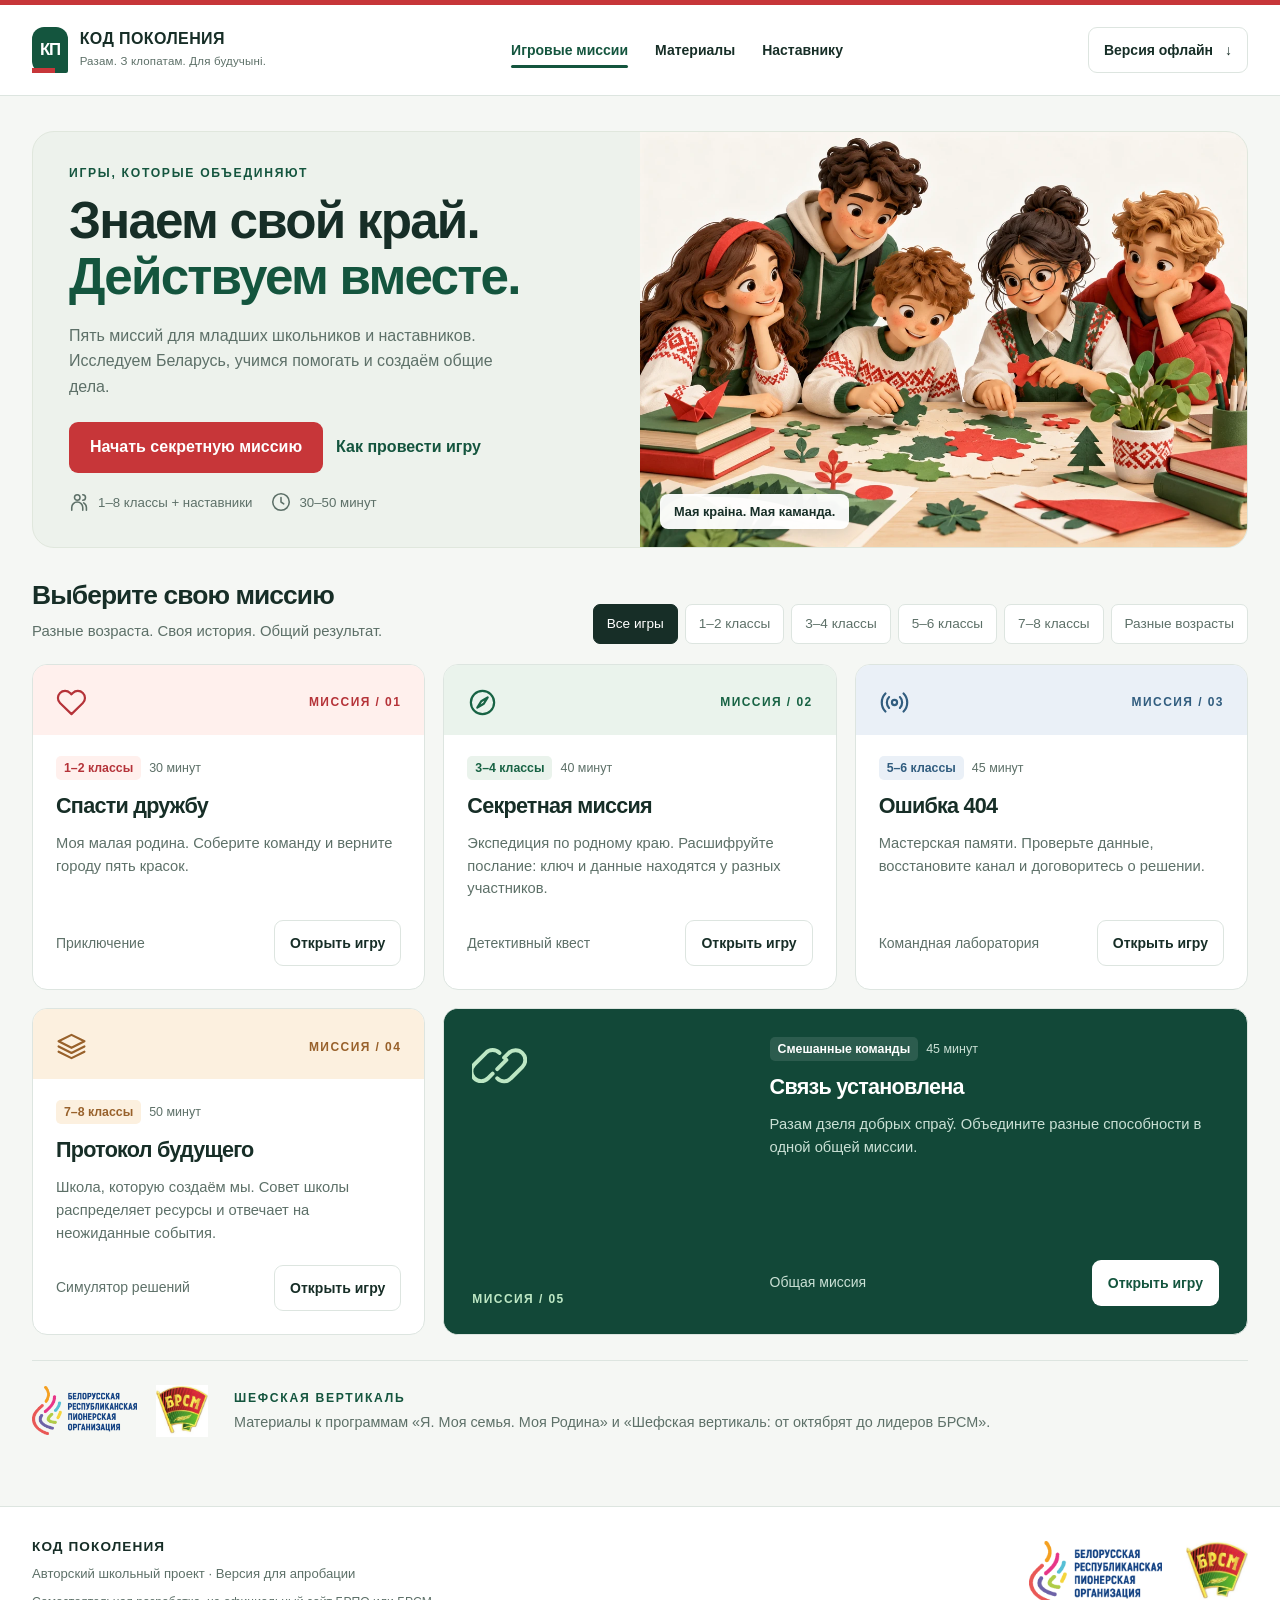
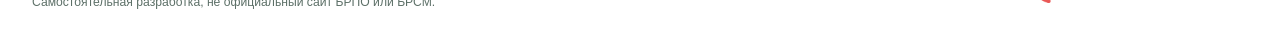
<file: index.html>
<!doctype html><html lang="ru"><head><meta charset="utf-8"><meta name="viewport" content="width=device-width, initial-scale=1"><meta name="theme-color" content="#124838"><title>Код поколения — вместе для Беларуси</title><meta name="description" content="Пять командных игр о родном крае, взаимопомощи и школьном наставничестве. Интерактивные задания, карточки и руководство ведущего."><link rel="icon" href="favicon.svg"><link rel="stylesheet" href="styles.css"></head><body><a class="skip" href="#main">К содержанию</a><header class="header"><div class="header-inner"><a class="brand" href="#games" aria-label="Код поколения — главная"><span class="brand-mark">КП<span></span></span><span>КОД ПОКОЛЕНИЯ<small>Разам. З клопатам. Для будучыні.</small></span></a><nav aria-label="Главная навигация"><a href="#games" data-nav="games">Игровые миссии</a><a href="#materials" data-nav="materials">Материалы</a><a href="#mentor" data-nav="mentor">Наставнику</a></nav><button class="button small ghost" onclick="downloadOffline()">Версия офлайн <span aria-hidden="true">↓</span></button></div></header><main id="main" tabindex="-1"></main><footer><div class="footer-inner"><div><strong>КОД ПОКОЛЕНИЯ</strong><p>Авторский школьный проект · Версия для апробации</p><small>Самостоятельная разработка, не официальный сайт БРПО или БРСМ.</small></div><div class="official"><a href="https://brpo.by/" target="_blank" rel="noopener"><img src="assets/brpo.png" alt="БРПО — официальный сайт"></a><a href="https://brsm.by/ru/simvolika-ru/" target="_blank" rel="noopener"><img src="assets/brsm.jpg" alt="БРСМ — источник символики"></a></div></div></footer><div id="toast" role="status" aria-live="polite"></div><dialog id="dialog"><div id="dialogContent"></div></dialog><script src="data.js"></script><script src="app.js"></script></body></html>
</file>
<file: styles.css>
:root{--ink:#172e27;--muted:#5d7068;--green:#14553e;--red:#c73639;--line:#dde5e0;--paper:#f5f7f4;--white:#fff;font-family:Inter,'Segoe UI',Arial,sans-serif;font-size:16px;color:var(--ink);background:var(--paper);font-synthesis:none}*{box-sizing:border-box}body{margin:0}button,input,textarea,select{font:inherit}button,a,input,select,textarea{-webkit-tap-highlight-color:transparent}button{cursor:pointer}a{color:inherit;text-decoration:none}button:focus-visible,a:focus-visible,input:focus-visible,textarea:focus-visible,select:focus-visible{outline:3px solid #cc733b;outline-offset:4px}button:disabled{cursor:default;opacity:.45}h1,h2,h3,p{margin:0}h1,h2,h3{letter-spacing:-.035em}h1{font-size:clamp(2.2rem,4vw,3.5rem);line-height:1.09}h2{font-size:1.65rem;line-height:1.2}h3{font-size:1.25rem;line-height:1.3}p{line-height:1.6;color:var(--muted)}small,.small-text{font-size:.875rem;line-height:1.5}.header{background:#fff;border-top:5px solid var(--red);border-bottom:1px solid var(--line)}.header-inner{max-width:1350px;margin:auto;padding:22px 32px;display:flex;align-items:center;justify-content:space-between;gap:25px}.brand{display:flex;align-items:center;gap:12px;font-weight:850;letter-spacing:.025em;font-size:1rem;white-space:nowrap}.brand small{display:block;font-size:.72rem;font-weight:500;color:var(--muted);margin-top:5px;letter-spacing:.015em}.brand-mark{position:relative;background:var(--green);color:#fff;border-radius:12px 12px 2px 12px;padding:13px 8px;font-size:1.05rem;letter-spacing:-.08em}.brand-mark span{position:absolute;height:5px;background:var(--red);bottom:0;left:0;width:65%}nav{display:flex;gap:27px;font-size:.875rem;font-weight:650}nav a{padding:10px 0;position:relative}nav a.active{color:var(--green)}nav a.active:after{content:'';position:absolute;bottom:0;left:0;right:0;height:3px;background:var(--green);border-radius:5px}.button{display:inline-flex;justify-content:center;align-items:center;gap:12px;border:1px solid transparent;border-radius:9px;background:var(--green);color:white;padding:14px 20px;font-weight:650;line-height:1.3;min-height:46px;transition:transform .15s,background .15s}.button:hover{background:#0a3d2b;transform:translateY(-1px)}.button.small{font-size:.875rem;padding:10px 15px}.button.ghost{background:white;border-color:var(--line);color:var(--ink)}.button.ghost:hover{background:#edf3ee}.button.red{background:var(--red)}.button.light{background:#fff;color:var(--green)}.button.text{padding:8px 0;min-height:auto;background:none;color:var(--green)}.button.active{background:var(--green);color:#fff}.icon{width:22px;height:22px;display:inline-block;vertical-align:middle;flex:none}main{max-width:1286px;margin:0 auto;padding:35px 32px 65px;min-height:70vh}.overline{font-size:.76rem;font-weight:750;text-transform:uppercase;letter-spacing:.14em;color:var(--green);display:block;margin-bottom:13px}.breadcrumbs{font-size:.875rem;color:var(--muted);display:flex;gap:10px;margin:0 0 25px;flex-wrap:wrap}.hero{display:grid;grid-template-columns:1fr 1fr;background:#edf2ec;border-radius:22px;overflow:hidden;border:1px solid #e0e7dd;min-height:320px}.hero-copy{padding:34px 36px;z-index:1;display:flex;flex-direction:column;justify-content:center}.hero h1 span{color:var(--green)}.hero p{max-width:450px;margin:18px 0 23px;font-size:1rem}.hero-art{position:relative;min-height:310px;background:#eeeae1}.hero-art img{width:100%;height:100%;object-fit:cover;position:absolute;inset:0}.hero-label{position:absolute;bottom:18px;left:20px;background:#fffffff2;border-radius:8px;padding:10px 14px;font-size:.8rem;font-weight:650;box-shadow:0 3px 15px #1232}.hero-actions,.actions{display:flex;gap:12px;align-items:center;flex-wrap:wrap}.meta-row{display:flex;gap:18px;flex-wrap:wrap;align-items:center;margin-top:18px;font-size:.83rem;color:var(--muted)}.meta-row span{display:inline-flex;gap:7px;align-items:center}.section-head{display:flex;justify-content:space-between;gap:18px;align-items:end;margin:32px 0 20px}.section-head p{font-size:.93rem;margin-top:8px}.filters{display:flex;gap:7px;flex-wrap:wrap}.filter{font-size:.85rem;min-height:40px;padding:9px 13px;border:1px solid var(--line);background:#fff;color:var(--muted);border-radius:7px}.filter.active{background:var(--ink);color:#fff;border-color:var(--ink)}.mission-grid{display:grid;grid-template-columns:repeat(3,minmax(0,1fr));gap:18px}.mission-card{background:#fff;border:1px solid var(--line);border-radius:15px;overflow:hidden;display:flex;flex-direction:column;transition:transform .2s,box-shadow .2s}.mission-card:hover{transform:translateY(-3px);box-shadow:0 12px 24px #1733270c}.card-top{padding:22px 23px 17px;background:var(--tint,#eaf1eb);display:flex;justify-content:space-between;align-items:center;color:var(--accent,var(--green))}.card-top .icon{width:31px;height:31px}.card-number{font-size:.75rem;font-weight:750;letter-spacing:.12em}.red{--accent:#b53339;--tint:#fff0ed}.green{--accent:#186344;--tint:#eaf3ec}.blue{--accent:#315d7f;--tint:#eaf0f7}.orange{--accent:#98612b;--tint:#fcf0df}.card-body{padding:21px 23px 23px;display:flex;flex-direction:column;flex:1;gap:12px}.card-body h3{font-size:1.35rem}.card-body p{font-size:.92rem;line-height:1.55;flex:1}.card-tags{display:flex;gap:8px;align-items:center;font-size:.78rem;color:var(--muted)}.pill{display:inline-flex;align-items:center;gap:5px;border-radius:5px;padding:5px 8px;background:var(--tint,#eef3ed);color:var(--accent,var(--green));font-size:.77rem;font-weight:700}.card-action{display:flex;justify-content:space-between;align-items:center;margin-top:8px;gap:8px}.card-action small{color:var(--muted)}.card-wide{grid-column:span 2;display:grid;grid-template-columns:1fr 1.7fr;background:#124838;color:#fff}.card-wide .card-top{background:#124838;color:#bde7c4;flex-direction:column;align-items:flex-start;justify-content:space-between;padding:28px}.card-wide .card-top .icon{width:55px;height:55px}.card-wide .card-body{padding:28px}.card-wide p,.card-wide small,.card-wide .card-tags{color:#cae0d5}.card-wide .pill{background:#ffffff1c;color:#fff}.program-strip{display:flex;gap:25px;align-items:center;padding:24px 0 0;margin-top:25px;border-top:1px solid var(--line)}.program-strip .label{font-size:.8rem;color:var(--muted);min-width:125px}.program-strip p{font-size:.9rem}.logos{display:flex;gap:18px;align-items:center}.logos img{object-fit:contain;width:105px;max-height:52px}.logos img.brsm{width:54px}.page-title{margin:0 0 26px}.page-title p{margin-top:14px;max-width:750px}.two-col{display:grid;grid-template-columns:minmax(0,1fr) 330px;gap:24px;align-items:start}.panel{background:#fff;border:1px solid var(--line);border-radius:15px;padding:27px}.panel h2,.panel h3{margin-bottom:15px}.panel p+p{margin-top:14px}.stack{display:grid;gap:18px}.checklist{padding:0;list-style:none;display:grid;gap:18px;margin:20px 0}.checklist li{display:flex;align-items:start;gap:12px;color:var(--muted);line-height:1.5}.checklist b{color:var(--green);background:#edf5ef;border-radius:6px;padding:4px 9px}.field{display:block;font-size:.875rem;font-weight:650;margin:18px 0 9px}input[type=text],textarea,select{width:100%;padding:13px 14px;border:1px solid #becbc3;border-radius:8px;color:var(--ink);background:#fff;line-height:1.4}textarea{min-height:100px;resize:vertical}input[type=checkbox]{accent-color:var(--green);width:18px;height:18px;flex:none}.field-hint{font-size:.83rem;margin-top:8px}.setup-banner{padding:20px;background:#edf3ed;border-radius:10px;margin:20px 0}.setup-banner p{font-size:.92rem}.step-list{list-style:none;padding:0;margin:0}.step-list li{display:flex;gap:12px;align-items:center;padding:15px 0;border-bottom:1px solid var(--line);font-size:.9rem}.step-list li:last-child{border:0}.step-list span{font-variant-numeric:tabular-nums;color:#73857a;font-size:.8rem}.step-list small{margin-left:auto;color:var(--muted);white-space:nowrap}.session-bar{display:flex;justify-content:space-between;align-items:center;gap:16px;margin-bottom:25px}.session-name{font-size:.9rem;color:var(--muted)}.session-layout{display:grid;grid-template-columns:240px minmax(0,1fr);gap:24px}.rail{display:flex;flex-direction:column;gap:22px}.rail ol{padding:0;list-style:none}.rail li{display:flex;align-items:center;gap:11px;padding:13px 10px;font-size:.875rem;color:#6a7e73;border-radius:8px;margin-bottom:5px}.rail li.current{background:#e4efe5;color:var(--green);font-weight:700}.rail li.done{color:var(--green)}.stage-no{display:inline-grid;place-items:center;border:1px solid #c7d4ca;border-radius:50%;width:25px;height:25px;flex:none;font-size:.75rem}.rail .current .stage-no,.rail .done .stage-no{background:var(--green);color:white;border-color:var(--green)}.timer-panel{background:#fff;border:1px solid var(--line);padding:20px;border-radius:12px}.clock{font-size:3rem;letter-spacing:-.05em;font-weight:750;font-variant-numeric:tabular-nums;margin:8px 0 15px;line-height:1.2}.timer-actions{display:flex;gap:8px}.timer-actions .button{padding:10px 13px}.stage-panel{padding:32px;background:#fff;border:1px solid var(--line);border-radius:16px}.stage-panel h1{font-size:clamp(1.8rem,3vw,2.5rem);margin-bottom:15px}.stage-panel .task{font-size:1.05rem;color:#4e665b;max-width:800px}.task-card{border-left:3px solid var(--green);background:#f2f6f1;padding:19px 22px;margin:23px 0;border-radius:0 10px 10px 0}.task-card p{color:#283f32}.task-card strong{display:block;font-size:.8rem;text-transform:uppercase;letter-spacing:.08em;margin-bottom:9px}.workspace{margin:25px 0}.choices{display:grid;grid-template-columns:1fr 1fr;gap:11px}.choice{padding:17px;border:1px solid #ced9d1;border-radius:9px;text-align:left;color:var(--ink);background:white;line-height:1.45;display:flex;gap:12px;align-items:center}.choice.selected{border:2px solid var(--green);padding:16px;background:#edf5ee}.choice:hover{background:#f3f7f2}.choice .letter{color:#6d8074;font-size:.85rem}.sequence-bank,.sequence-result{display:flex;gap:9px;flex-wrap:wrap}.sequence-bank button{padding:15px 18px}.sequence-result{padding:17px;border:1px dashed #9aad9d;border-radius:10px;background:#f6f9f4;margin:15px 0;min-height:58px;align-items:center}.sequence-result span{padding:5px 10px;background:#e4eee4;border-radius:6px;font-weight:650}.map{display:grid;grid-template-columns:repeat(3,1fr);max-width:400px;gap:9px;margin:16px 0}.map button{height:75px;display:flex;flex-direction:column;justify-content:center;align-items:center;gap:5px}.map small{font-size:.7rem}.budget-grid{display:grid;grid-template-columns:repeat(2,1fr);gap:10px;margin:15px 0}.budget-value{display:flex;align-items:baseline;gap:9px;margin:14px 0}.budget-value strong{font-size:2.5rem;letter-spacing:-.05em}.budget-value.over{color:var(--red)}.feedback{padding:15px 18px;border-radius:9px;background:#fff4e5;color:#735022;line-height:1.5;margin:16px 0}.feedback.good{background:#eaf5eb;color:#185b35}.hint-box{margin:18px 0;padding:18px;border:1px solid #dbcd94;border-radius:9px;background:#fffbeb;color:#67552d;line-height:1.5}.ack{display:flex;align-items:flex-start;gap:12px;font-size:.9rem;line-height:1.5;margin:21px 0;cursor:pointer}.stage-bottom{border-top:1px solid var(--line);margin-top:25px;padding-top:20px;display:flex;justify-content:space-between;align-items:center;gap:12px;flex-wrap:wrap}.progress{height:5px;background:#dce6dc;border-radius:5px;margin:10px 0}.progress span{height:100%;display:block;background:var(--green);border-radius:5px}.teacher-section{margin-top:20px;background:#f2f5f2;border-radius:10px;padding:17px 20px}.teacher-section summary{cursor:pointer;font-size:.9rem;font-weight:700}.teacher-section p{font-size:.9rem;margin-top:12px}.screen .header,.screen footer,.screen .rail,.screen .teacher-section,.screen .session-name,.screen .screen-hide{display:none}.screen main{max-width:1450px}.screen .session-layout{grid-template-columns:1fr}.screen .stage-panel{padding:40px}.screen .task,.screen .task-card{font-size:1.25rem}.screen .stage-panel h1{font-size:3rem}.finish-panel{background:var(--green);color:#fff;padding:42px;border-radius:20px;text-align:center;margin-bottom:24px}.finish-panel p{color:#d0e4d5;margin:18px auto;max-width:650px}.finish-panel .overline{color:#b8e1c3}.badge-row{display:flex;justify-content:center;gap:12px;flex-wrap:wrap;margin:25px 0}.badge{background:#ffffff17;border:1px solid #ffffff2b;padding:13px 19px;border-radius:10px;font-size:.9rem}.note-panel{padding:20px;border-radius:10px;background:#eef3ed;color:var(--muted);font-size:.9rem;line-height:1.6}.resource-grid{display:grid;grid-template-columns:repeat(3,1fr);gap:18px}.resource-card{padding:25px;background:white;border:1px solid var(--line);border-radius:14px;display:flex;flex-direction:column;gap:14px}.resource-card .icon{color:var(--green);width:30px;height:30px}.resource-card p{font-size:.92rem;flex:1}.print-controls{display:flex;align-items:end;gap:15px;flex-wrap:wrap;margin:24px 0}.print-controls label{min-width:210px;flex:1}.paper{background:#fff;border:1px solid var(--line);border-radius:12px;padding:36px;margin:20px auto;max-width:850px}.paper h2{margin-bottom:20px}.paper p{margin:12px 0;color:#344b3f}.paper h3{margin:22px 0 10px}.paper li{line-height:1.6;margin-bottom:8px}.cut-card{border:2px dashed #a4b5a7;border-radius:10px;padding:28px;margin:20px 0;min-height:220px}.cut-card .symbols{font-size:2.2rem;letter-spacing:.18em}.paper-header{display:flex;justify-content:space-between;gap:20px;border-bottom:2px solid var(--green);padding-bottom:18px;margin-bottom:20px}.paper-header img{max-width:100px;max-height:45px;object-fit:contain}.writing-lines{height:95px;background:repeating-linear-gradient(white,white 30px,#cbd5ca 31px,white 32px);margin:20px 0}.mentor-grid{display:grid;grid-template-columns:repeat(3,1fr);gap:20px}.mentor-grid .panel p{font-size:.94rem}.table-wrap{overflow:auto}table{width:100%;border-collapse:collapse;font-size:.9rem;margin:20px 0}th,td{padding:14px 12px;border-bottom:1px solid var(--line);text-align:left;line-height:1.5}th{background:#eff4ee;font-weight:650}footer{background:white;border-top:1px solid var(--line)}.footer-inner{max-width:1286px;margin:auto;padding:30px 32px;display:flex;justify-content:space-between;align-items:center;gap:30px}footer strong{font-size:.85rem;letter-spacing:.08em}footer p{font-size:.82rem;margin:8px 0}footer small{color:var(--muted);font-size:.76rem}.official{display:flex;align-items:center;gap:24px}.official img{max-width:135px;max-height:62px;object-fit:contain}.official a:last-child img{max-width:65px}#toast{position:fixed;bottom:24px;left:50%;transform:translateX(-50%);background:#163d2d;color:white;border-radius:10px;padding:15px 22px;z-index:20;box-shadow:0 8px 25px #1233;max-width:90vw;display:none;font-size:.9rem}dialog{border:0;border-radius:18px;padding:30px;max-width:510px;width:calc(100% - 35px);box-shadow:0 20px 80px #1234}dialog::backdrop{background:#0c231b88}dialog p{margin:15px 0 25px}.skip{position:absolute;left:20px;top:-100px;background:#fff;padding:12px;z-index:30}.skip:focus{top:10px}.empty{padding:40px;text-align:center}.print-only{display:none}@media(prefers-reduced-motion:no-preference){main{animation:appear .3s ease}@keyframes appear{from{opacity:.4;transform:translateY(5px)}to{opacity:1;transform:translateY(0)}}}@media(max-width:1080px){.header-inner{flex-wrap:wrap;gap:15px}nav{order:3;width:100%;justify-content:center}.hero-copy{padding:28px}.hero{grid-template-columns:1.1fr 1fr}.mission-grid{grid-template-columns:repeat(2,minmax(0,1fr))}.card-wide{grid-column:auto;display:flex}.card-wide .card-top{flex-direction:row;padding:22px}.card-wide .card-top .icon{width:31px;height:31px}.two-col{grid-template-columns:minmax(0,1fr) 285px}.session-layout{grid-template-columns:200px minmax(0,1fr)}.resource-grid{grid-template-columns:repeat(2,1fr)}}@media(max-width:780px){main{padding:24px 20px 45px}.header-inner{padding:18px 20px}.hero{grid-template-columns:1fr}.hero-art{height:240px;min-height:0}.hero-copy{padding:28px}.hero h1{font-size:2.65rem}.hero-label{font-size:.75rem}.section-head{align-items:start;flex-direction:column}.two-col,.session-layout{grid-template-columns:1fr}.rail{display:grid;grid-template-columns:1fr 1fr;gap:15px}.rail ol{display:none}.rail>div:first-child{display:none}.timer-panel{grid-column:1/-1;display:flex;align-items:center;gap:20px;flex-wrap:wrap}.timer-panel .clock{margin:0}.timer-panel p{display:none}.stage-panel{padding:25px}.program-strip{flex-wrap:wrap}.mentor-grid{grid-template-columns:1fr}.resource-grid{grid-template-columns:1fr 1fr}.screen .stage-panel{padding:25px}.screen .stage-panel h1{font-size:2.2rem}.session-bar{align-items:flex-start;flex-direction:column}.footer-inner{align-items:flex-start;flex-direction:column}}@media(max-width:520px){.brand{font-size:.82rem}.brand small{font-size:.66rem}.header .button{font-size:.76rem;padding:9px 11px}.header-inner{gap:12px}.brand-mark{font-size:.9rem}.header nav{gap:20px;font-size:.8rem;justify-content:space-between}.hero h1{font-size:2.2rem}.hero-copy{padding:23px}.mission-grid,.resource-grid,.choices,.budget-grid{grid-template-columns:1fr}.hero-art{height:205px}.card-body{padding:22px}.hero .meta-row{gap:12px;font-size:.78rem}.filters{gap:6px}.filter{font-size:.78rem;padding:8px 10px}.finish-panel{padding:30px 20px}.stage-panel{padding:21px}.paper{padding:22px}.paper-header{flex-wrap:wrap}.timer-panel{padding:16px;gap:13px}.clock{font-size:2.4rem}.program-strip{gap:15px}h1{font-size:2.2rem}}@media print{@page{size:A4;margin:15mm}body{background:#fff;color:#111}.header,footer,.no-print,#toast,dialog,.page-title{display:none!important}main{max-width:none;padding:0;min-height:0}.paper{border:0;border-radius:0;padding:0;margin:0;max-width:none;break-after:page}.paper:last-child{break-after:auto}.paper p,.paper li{color:#111}.paper-header{border-color:#333}.paper h2{font-size:22px}.paper h3{font-size:18px}.cut-card{break-inside:avoid}.print-only{display:block}.paper .button{display:none}.paper input{border:0}a{text-decoration:none}}
</file>
